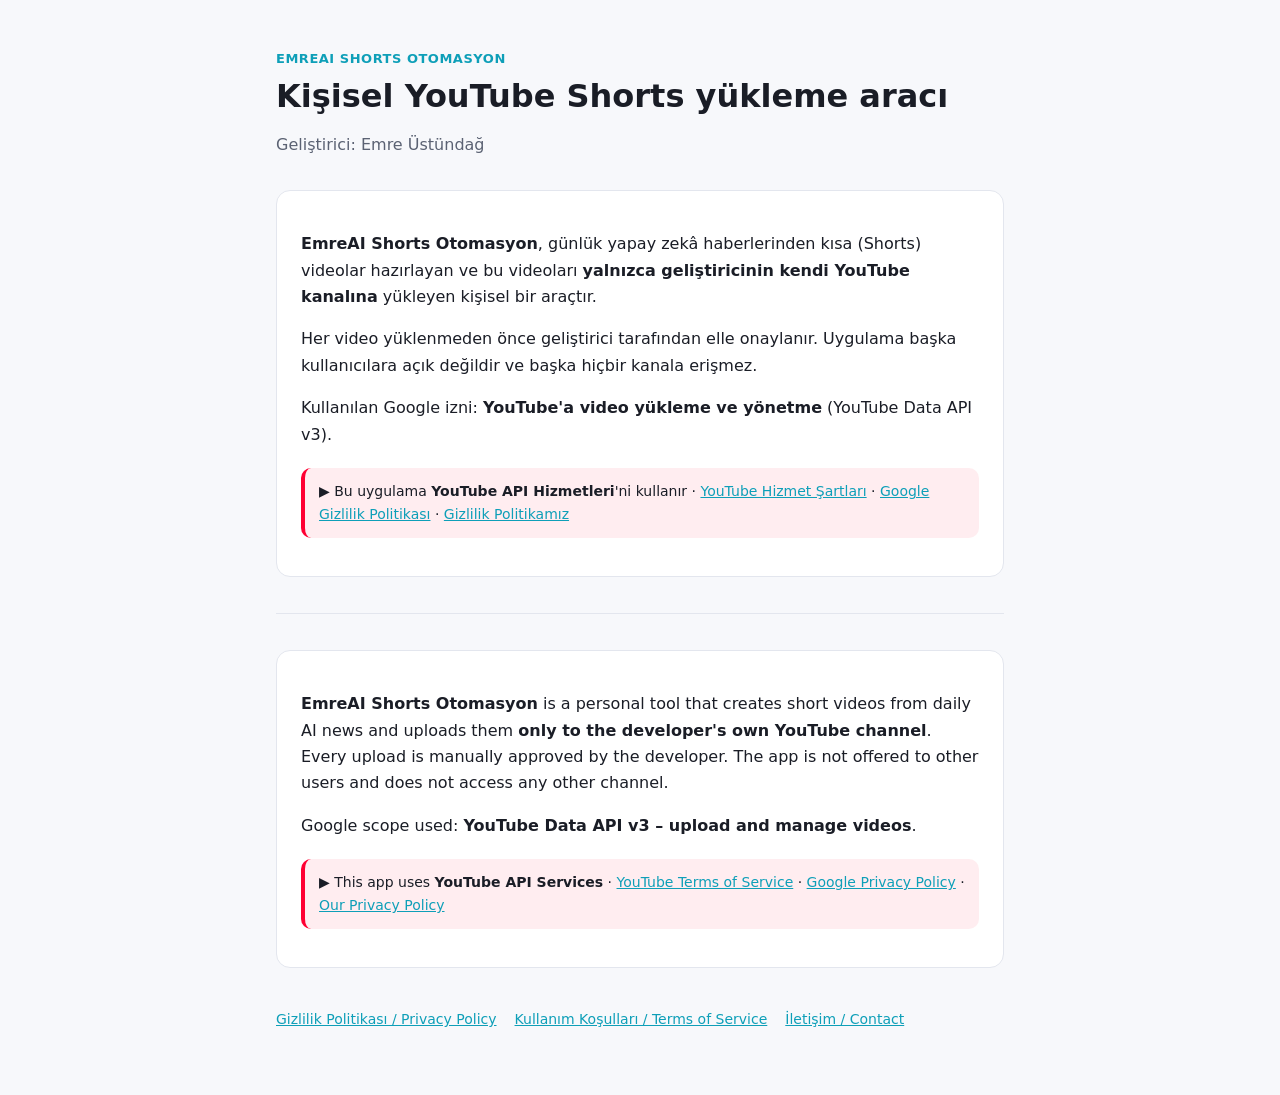
<file: index.html>
<!doctype html>
<html lang="tr">
<head>
  <meta charset="utf-8">
  <meta name="viewport" content="width=device-width, initial-scale=1">
  <title>EmreAI Shorts Otomasyon</title>
  <meta name="description" content="EmreAI Shorts Otomasyon: Emre Üstündağ'ın kendi YouTube kanalına video yüklemek için kullandığı kişisel araç.">
  <link rel="stylesheet" href="style.css">
</head>
<body>
<main>
  <header>
    <div class="brand">EmreAI Shorts Otomasyon</div>
    <h1>Kişisel YouTube Shorts yükleme aracı</h1>
    <p class="muted">Geliştirici: Emre Üstündağ</p>
  </header>

  <div class="card">
    <p><strong>EmreAI Shorts Otomasyon</strong>, günlük yapay zekâ haberlerinden kısa (Shorts) videolar hazırlayan
      ve bu videoları <strong>yalnızca geliştiricinin kendi YouTube kanalına</strong> yükleyen kişisel bir araçtır.</p>
    <p>Her video yüklenmeden önce geliştirici tarafından elle onaylanır. Uygulama başka kullanıcılara açık
      değildir ve başka hiçbir kanala erişmez.</p>
    <p>Kullanılan Google izni: <strong>YouTube'a video yükleme ve yönetme</strong> (YouTube Data API v3).</p>
    <p class="yt">▶ Bu uygulama <strong>YouTube API Hizmetleri</strong>'ni kullanır ·
      <a href="https://www.youtube.com/t/terms">YouTube Hizmet Şartları</a> ·
      <a href="https://policies.google.com/privacy">Google Gizlilik Politikası</a> ·
      <a href="gizlilik.html">Gizlilik Politikamız</a></p>
  </div>

  <hr>

  <div class="card" lang="en">
    <p><strong>EmreAI Shorts Otomasyon</strong> is a personal tool that creates short videos from daily AI news and uploads
      them <strong>only to the developer's own YouTube channel</strong>. Every upload is manually approved by the
      developer. The app is not offered to other users and does not access any other channel.</p>
    <p>Google scope used: <strong>YouTube Data API v3 – upload and manage videos</strong>.</p>
    <p class="yt">▶ This app uses <strong>YouTube API Services</strong> ·
      <a href="https://www.youtube.com/t/terms">YouTube Terms of Service</a> ·
      <a href="https://policies.google.com/privacy">Google Privacy Policy</a> ·
      <a href="gizlilik.html">Our Privacy Policy</a></p>
  </div>

  <nav>
    <a href="gizlilik.html">Gizlilik Politikası / Privacy Policy</a>
    <a href="kosullar.html">Kullanım Koşulları / Terms of Service</a>
    <a href="mailto:emreustundag1988@gmail.com">İletişim / Contact</a>
  </nav>
</main>
</body>
</html>
</file>
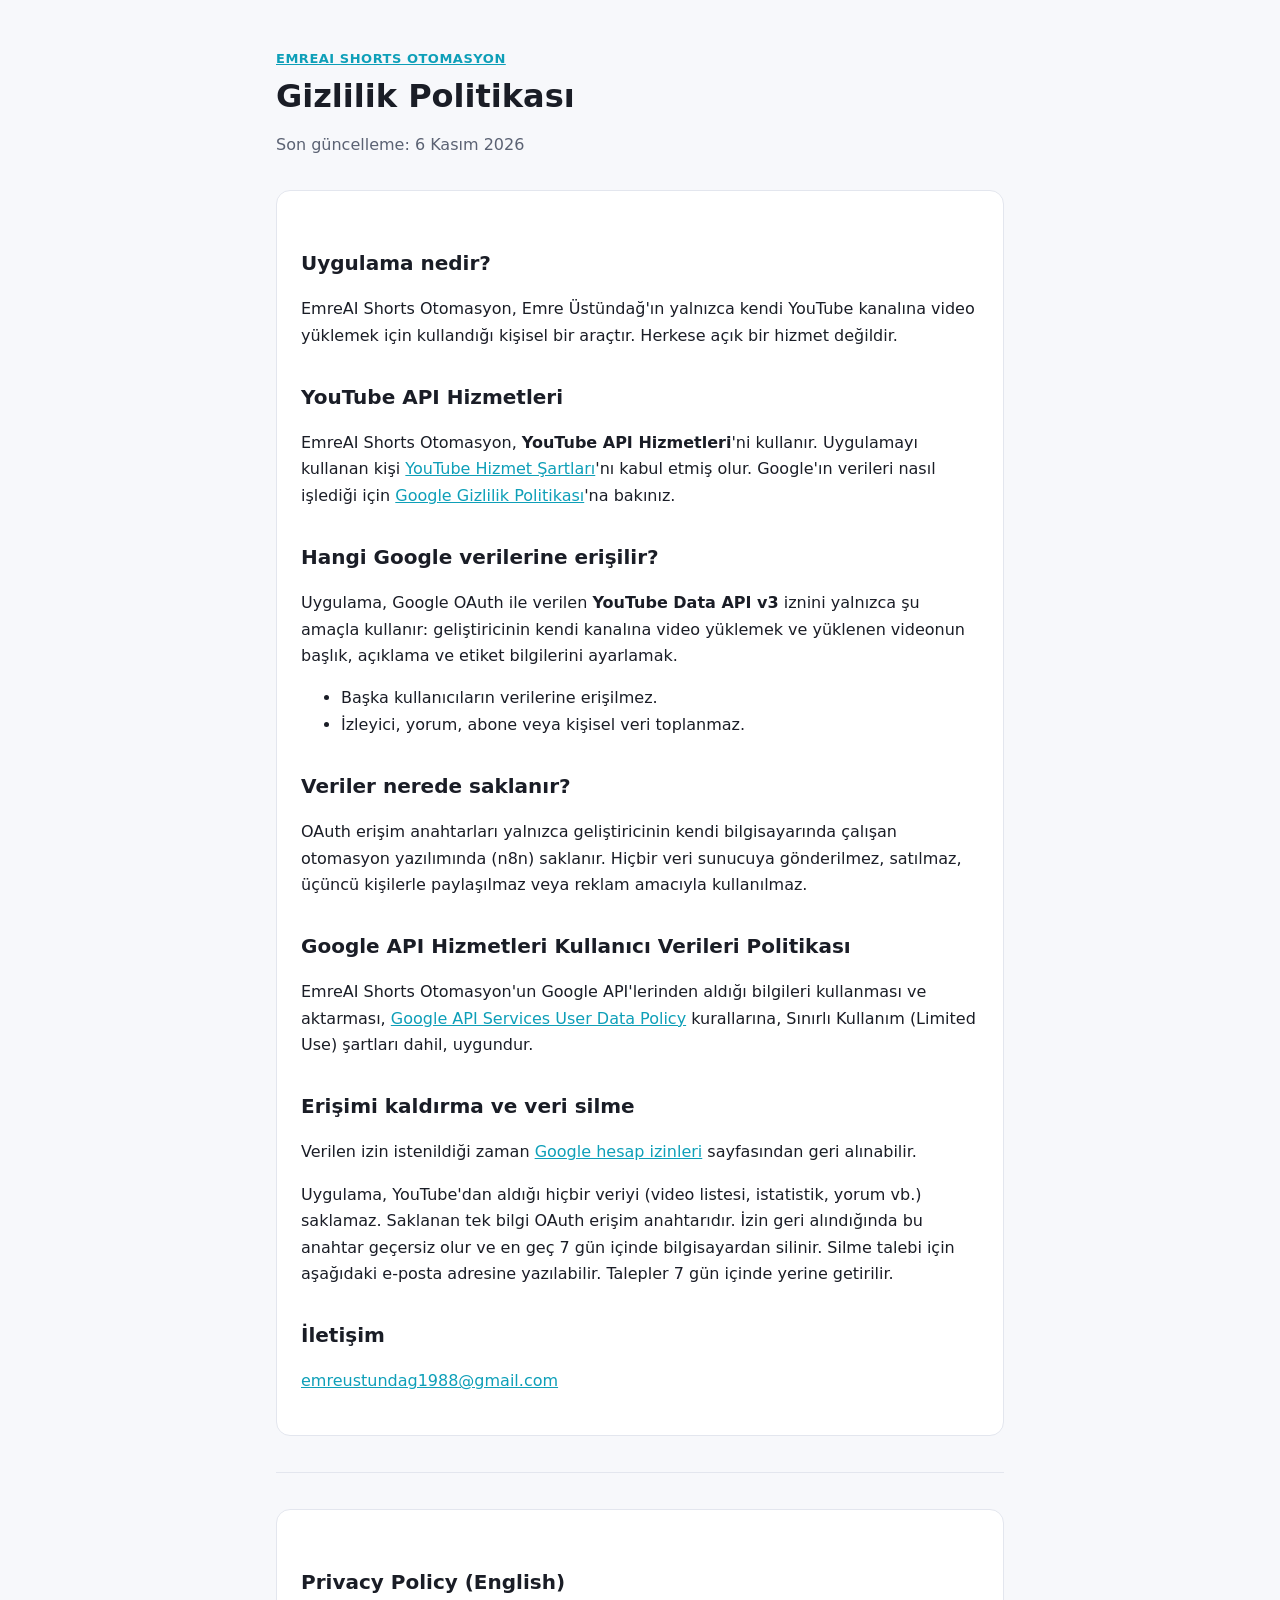
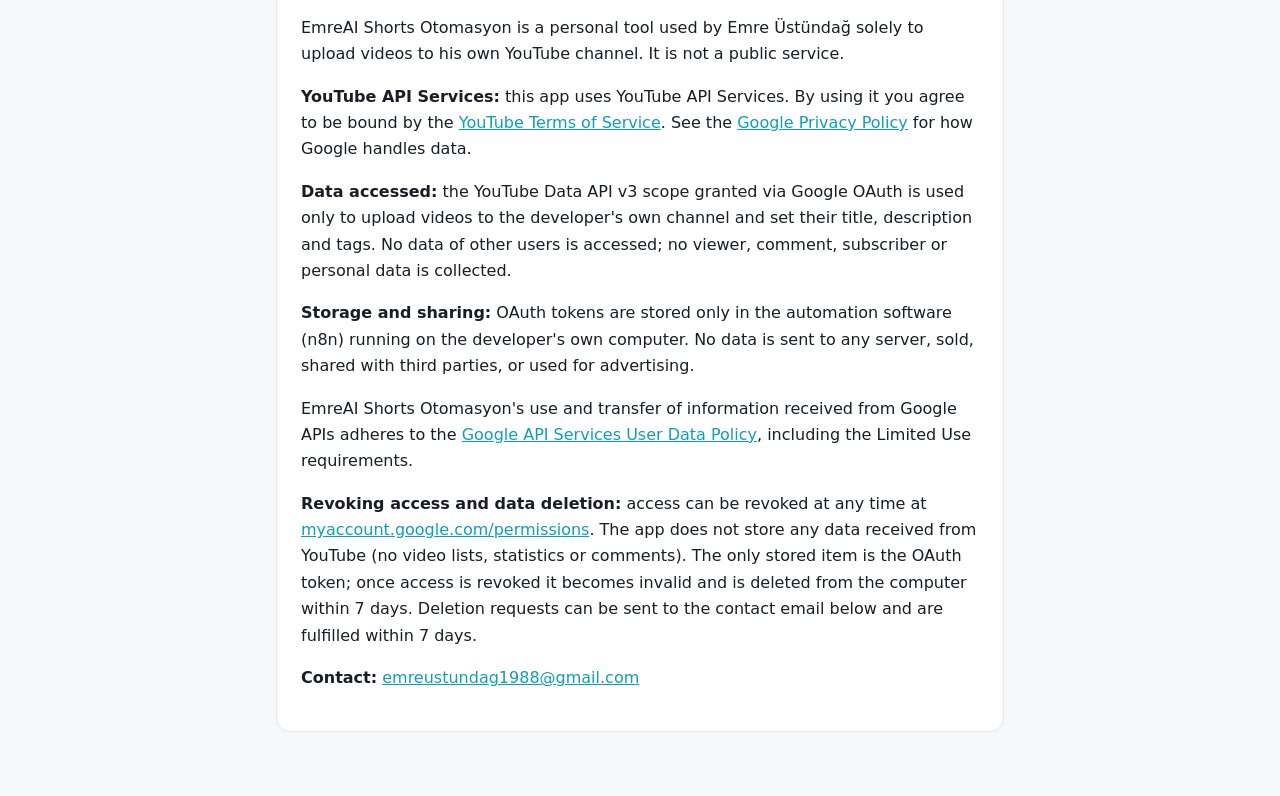
<file: gizlilik.html>
<!doctype html>
<html lang="tr">
<head>
  <meta charset="utf-8">
  <meta name="viewport" content="width=device-width, initial-scale=1">
  <title>Gizlilik Politikası</title>
  <meta name="description" content="EmreAI Shorts Otomasyon gizlilik politikası">
  <link rel="stylesheet" href="style.css">
</head>
<body>
<main>
  <header>
    <div class="brand"><a href="./">EmreAI Shorts Otomasyon</a></div>
    <h1>Gizlilik Politikası</h1>
    <p class="muted">Son güncelleme: 6 Kasım 2026</p>
  </header>

  <div class="card">
    <h2>Uygulama nedir?</h2>
    <p>EmreAI Shorts Otomasyon, Emre Üstündağ'ın yalnızca kendi YouTube kanalına video yüklemek için kullandığı kişisel bir araçtır.
      Herkese açık bir hizmet değildir.</p>

    <h2>YouTube API Hizmetleri</h2>
    <p>EmreAI Shorts Otomasyon, <strong>YouTube API Hizmetleri</strong>'ni kullanır. Uygulamayı kullanan kişi
      <a href="https://www.youtube.com/t/terms">YouTube Hizmet Şartları</a>'nı kabul etmiş olur.
      Google'ın verileri nasıl işlediği için <a href="https://policies.google.com/privacy">Google Gizlilik Politikası</a>'na bakınız.</p>

    <h2>Hangi Google verilerine erişilir?</h2>
    <p>Uygulama, Google OAuth ile verilen <strong>YouTube Data API v3</strong> iznini yalnızca şu amaçla kullanır:
      geliştiricinin kendi kanalına video yüklemek ve yüklenen videonun başlık, açıklama ve etiket bilgilerini ayarlamak.</p>
    <ul>
      <li>Başka kullanıcıların verilerine erişilmez.</li>
      <li>İzleyici, yorum, abone veya kişisel veri toplanmaz.</li>
    </ul>

    <h2>Veriler nerede saklanır?</h2>
    <p>OAuth erişim anahtarları yalnızca geliştiricinin kendi bilgisayarında çalışan otomasyon yazılımında (n8n) saklanır.
      Hiçbir veri sunucuya gönderilmez, satılmaz, üçüncü kişilerle paylaşılmaz veya reklam amacıyla kullanılmaz.</p>

    <h2>Google API Hizmetleri Kullanıcı Verileri Politikası</h2>
    <p>EmreAI Shorts Otomasyon'un Google API'lerinden aldığı bilgileri kullanması ve aktarması,
      <a href="https://developers.google.com/terms/api-services-user-data-policy">Google API Services User Data Policy</a>
      kurallarına, Sınırlı Kullanım (Limited Use) şartları dahil, uygundur.</p>

    <h2>Erişimi kaldırma ve veri silme</h2>
    <p>Verilen izin istenildiği zaman <a href="https://myaccount.google.com/permissions">Google hesap izinleri</a>
      sayfasından geri alınabilir.</p>
    <p>Uygulama, YouTube'dan aldığı hiçbir veriyi (video listesi, istatistik, yorum vb.) saklamaz. Saklanan tek bilgi
      OAuth erişim anahtarıdır. İzin geri alındığında bu anahtar geçersiz olur ve en geç 7 gün içinde bilgisayardan silinir.
      Silme talebi için aşağıdaki e-posta adresine yazılabilir. Talepler 7 gün içinde yerine getirilir.</p>

    <h2>İletişim</h2>
    <p><a href="mailto:emreustundag1988@gmail.com">emreustundag1988@gmail.com</a></p>
  </div>

  <hr>

  <div class="card" lang="en">
    <h2>Privacy Policy (English)</h2>
    <p>EmreAI Shorts Otomasyon is a personal tool used by Emre Üstündağ solely to upload videos to his own YouTube channel.
      It is not a public service.</p>
    <p><strong>YouTube API Services:</strong> this app uses YouTube API Services. By using it you agree to be bound by the
      <a href="https://www.youtube.com/t/terms">YouTube Terms of Service</a>. See the
      <a href="https://policies.google.com/privacy">Google Privacy Policy</a> for how Google handles data.</p>
    <p><strong>Data accessed:</strong> the YouTube Data API v3 scope granted via Google OAuth is used only to upload videos
      to the developer's own channel and set their title, description and tags. No data of other users is accessed;
      no viewer, comment, subscriber or personal data is collected.</p>
    <p><strong>Storage and sharing:</strong> OAuth tokens are stored only in the automation software (n8n) running on the
      developer's own computer. No data is sent to any server, sold, shared with third parties, or used for advertising.</p>
    <p>EmreAI Shorts Otomasyon's use and transfer of information received from Google APIs adheres to the
      <a href="https://developers.google.com/terms/api-services-user-data-policy">Google API Services User Data Policy</a>,
      including the Limited Use requirements.</p>
    <p><strong>Revoking access and data deletion:</strong> access can be revoked at any time at
      <a href="https://myaccount.google.com/permissions">myaccount.google.com/permissions</a>.
      The app does not store any data received from YouTube (no video lists, statistics or comments). The only stored item is
      the OAuth token; once access is revoked it becomes invalid and is deleted from the computer within 7 days.
      Deletion requests can be sent to the contact email below and are fulfilled within 7 days.</p>
    <p><strong>Contact:</strong> <a href="mailto:emreustundag1988@gmail.com">emreustundag1988@gmail.com</a></p>
  </div>
</main>
</body>
</html>
</file>
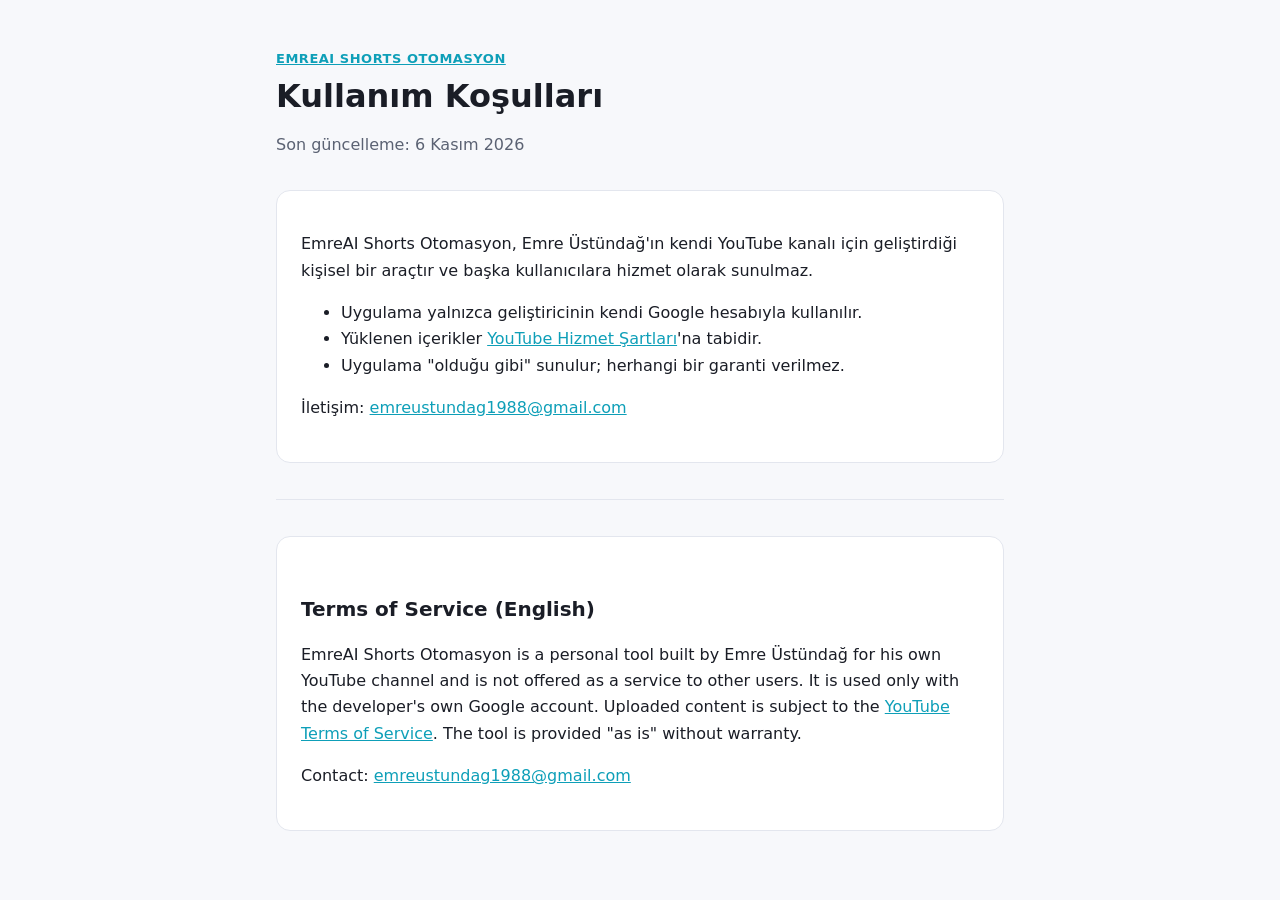
<file: kosullar.html>
<!doctype html>
<html lang="tr">
<head>
  <meta charset="utf-8">
  <meta name="viewport" content="width=device-width, initial-scale=1">
  <title>Kullanım Koşulları</title>
  <meta name="description" content="EmreAI Shorts Otomasyon kullanım koşulları">
  <link rel="stylesheet" href="style.css">
</head>
<body>
<main>
  <header>
    <div class="brand"><a href="./">EmreAI Shorts Otomasyon</a></div>
    <h1>Kullanım Koşulları</h1>
    <p class="muted">Son güncelleme: 6 Kasım 2026</p>
  </header>

  <div class="card">
    <p>EmreAI Shorts Otomasyon, Emre Üstündağ'ın kendi YouTube kanalı için geliştirdiği kişisel bir araçtır ve başka kullanıcılara
      hizmet olarak sunulmaz.</p>
    <ul>
      <li>Uygulama yalnızca geliştiricinin kendi Google hesabıyla kullanılır.</li>
      <li>Yüklenen içerikler <a href="https://www.youtube.com/t/terms">YouTube Hizmet Şartları</a>'na tabidir.</li>
      <li>Uygulama "olduğu gibi" sunulur; herhangi bir garanti verilmez.</li>
    </ul>
    <p>İletişim: <a href="mailto:emreustundag1988@gmail.com">emreustundag1988@gmail.com</a></p>
  </div>

  <hr>

  <div class="card" lang="en">
    <h2>Terms of Service (English)</h2>
    <p>EmreAI Shorts Otomasyon is a personal tool built by Emre Üstündağ for his own YouTube channel and is not offered as a service
      to other users. It is used only with the developer's own Google account. Uploaded content is subject to the
      <a href="https://www.youtube.com/t/terms">YouTube Terms of Service</a>. The tool is provided "as is" without warranty.</p>
    <p>Contact: <a href="mailto:emreustundag1988@gmail.com">emreustundag1988@gmail.com</a></p>
  </div>
</main>
</body>
</html>
</file>
<file: style.css>
:root {
  --bg: #f7f8fb;
  --card: #ffffff;
  --text: #1a1d26;
  --muted: #5b6273;
  --accent: #0e9fb8;
  --border: #e3e6ee;
}
@media (prefers-color-scheme: dark) {
  :root {
    --bg: #0b0e17;
    --card: #131826;
    --text: #e8ebf3;
    --muted: #9aa3b8;
    --accent: #22d3ee;
    --border: #232a3d;
  }
}
* { box-sizing: border-box; }
body {
  margin: 0;
  background: var(--bg);
  color: var(--text);
  font: 16px/1.65 system-ui, -apple-system, "Segoe UI", Roboto, sans-serif;
}
main {
  max-width: 760px;
  margin: 0 auto;
  padding: 48px 16px 64px;
}
header { margin-bottom: 32px; }
header .brand { color: var(--accent); font-weight: 700; letter-spacing: .04em; text-transform: uppercase; font-size: 13px; }
h1 { font-size: 32px; line-height: 1.2; margin: 8px 0 12px; }
h2 { font-size: 20px; margin: 32px 0 8px; }
p, li { color: var(--text); }
.muted { color: var(--muted); }
.card {
  background: var(--card);
  border: 1px solid var(--border);
  border-radius: 14px;
  padding: 24px;
}
a { color: var(--accent); }
nav { display: flex; gap: 18px; flex-wrap: wrap; margin-top: 40px; font-size: 14px; }
.yt { margin-top: 20px; padding: 12px 14px; border-radius: 10px; border-left: 4px solid #ff0033; background: color-mix(in srgb, #ff0033 7%, transparent); font-size: 14px; }
hr { border: 0; border-top: 1px solid var(--border); margin: 36px 0; }
</file>
